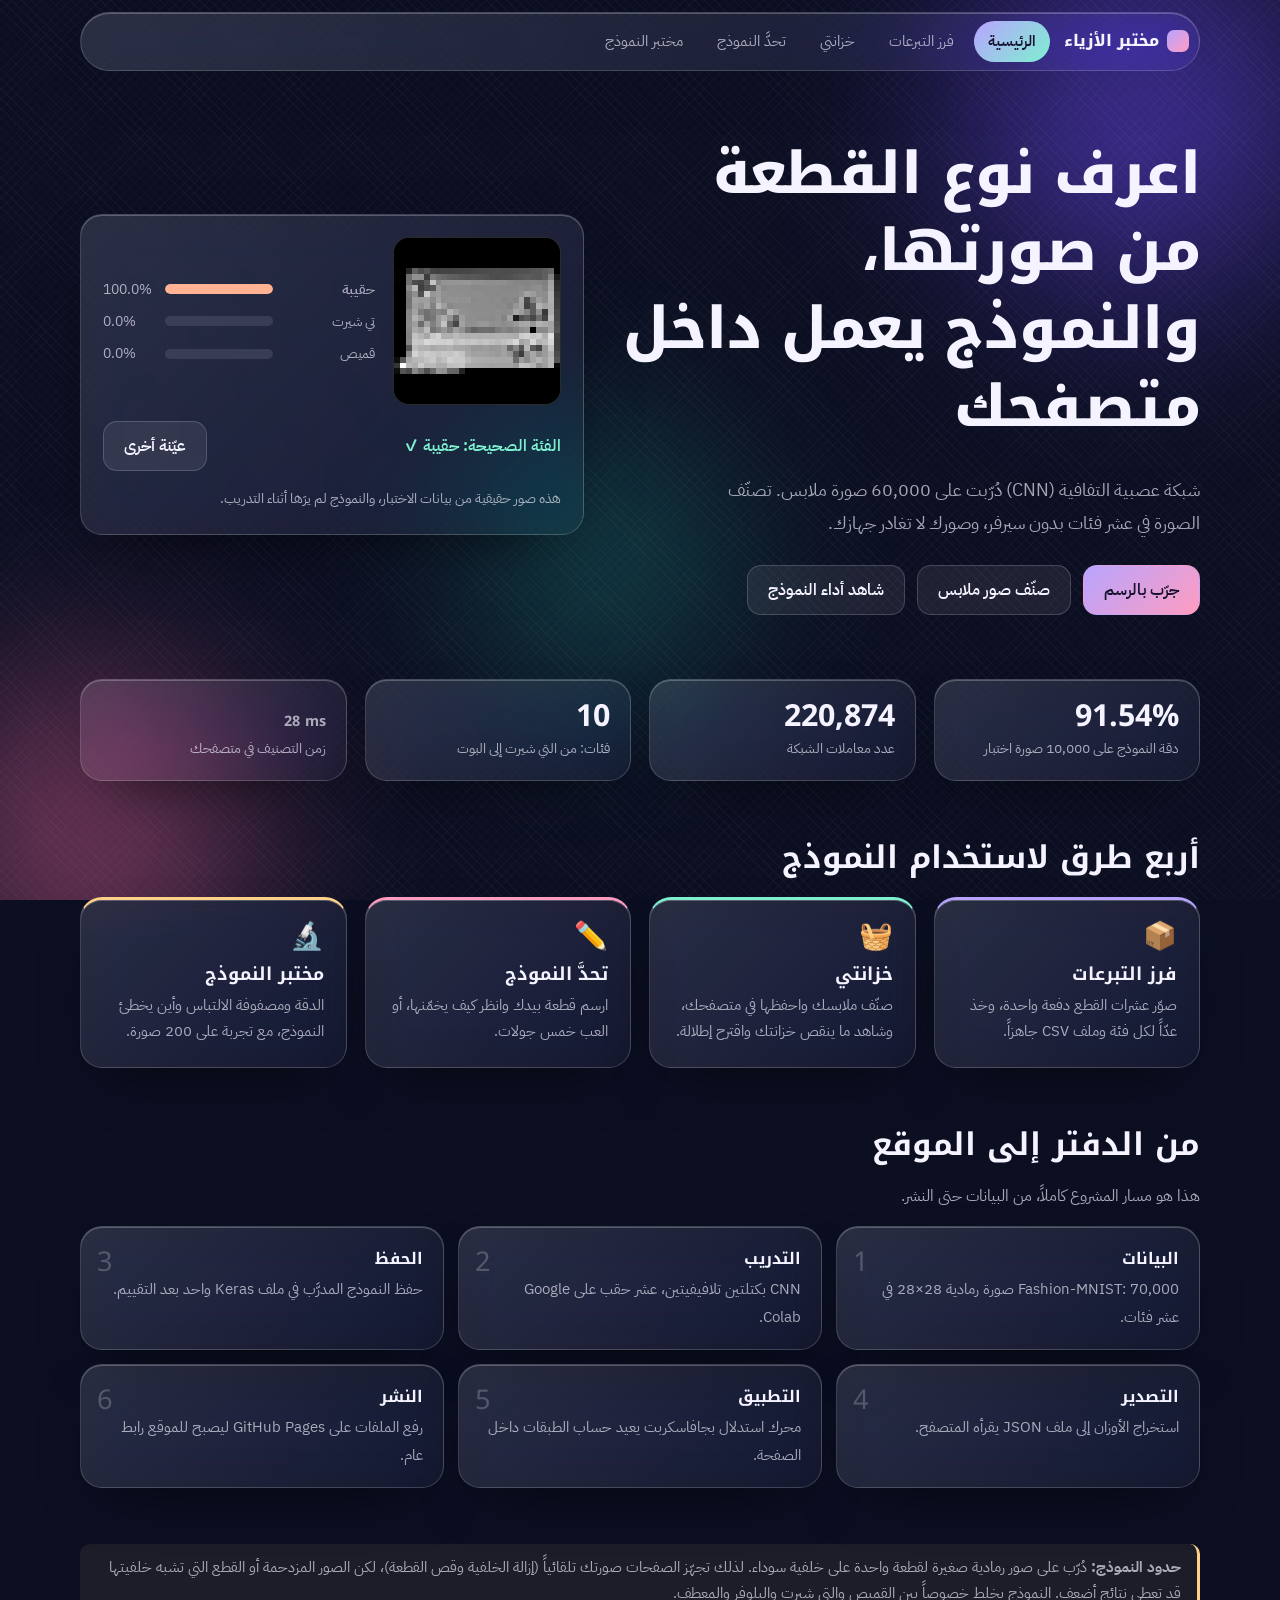
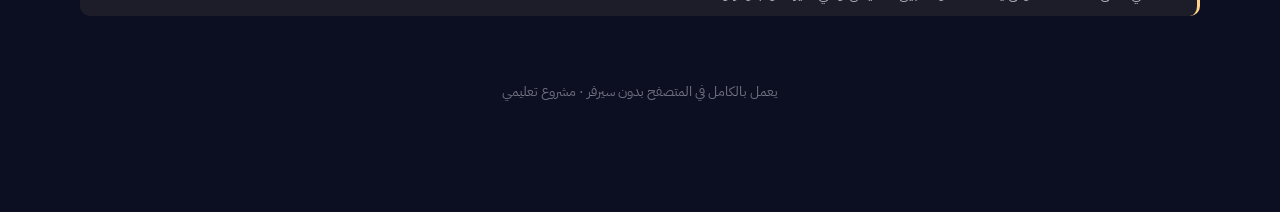
<file: index.html>
<!doctype html>
<html lang="ar" dir="rtl">
<head>
<meta charset="utf-8">
<meta name="viewport" content="width=device-width, initial-scale=1">
<title>مختبر الأزياء — تعرّف على الملابس بالذكاء الاصطناعي</title>
<meta name="description" content="تطبيق ويب يشغّل نموذج CNN مدرَّب على Fashion-MNIST داخل المتصفح لتصنيف الملابس.">
<link rel="preconnect" href="https://fonts.googleapis.com">
<link rel="preconnect" href="https://fonts.gstatic.com" crossorigin>
<link href="https://fonts.googleapis.com/css2?family=IBM+Plex+Sans+Arabic:wght@400;500;600&family=Noto+Kufi+Arabic:wght@600;700;800&display=swap" rel="stylesheet">
<link rel="stylesheet" href="css/style.css">
<style>
  .hero { display: grid; grid-template-columns: 1.15fr 1fr; gap: 36px; align-items: center; padding: 56px 0 8px; }
  .hero p.lead { font-size: 1.15rem; color: var(--mute); max-width: 46ch; }
  .hero .cta { display: flex; flex-wrap: wrap; gap: 12px; margin-top: 26px; }
  .live { padding: 22px; display: grid; gap: 16px; }
  .live .screen { display: grid; grid-template-columns: 168px 1fr; gap: 18px; align-items: center; }
  .live canvas { width: 168px; height: 168px; border-radius: 16px; background: #000; image-rendering: pixelated; border: 1px solid var(--line); }
  .live .meta { display: flex; justify-content: space-between; align-items: center; gap: 10px; flex-wrap: wrap; }
  .verdict { font-weight: 600; }
  .verdict.ok { color: var(--mint); } .verdict.bad { color: var(--bad); }
  .tools a.card { padding: 22px; text-decoration: none; display: grid; gap: 6px; align-content: start; transition: transform .15s, border-color .15s; border-top: 3px solid var(--c); }
  .tools a.card:hover { transform: translateY(-3px); border-color: var(--c); }
  .tools .emoji { font-size: 1.7rem; line-height: 1; }
  .tools h3 { margin: 6px 0 0; }
  .tools p { margin: 0; color: var(--mute); font-size: .95rem; }
  ol.flow { list-style: none; margin: 0; padding: 0; display: grid; grid-template-columns: repeat(3, 1fr); gap: 14px; counter-reset: s; }
  ol.flow li { padding: 18px 20px; counter-increment: s; position: relative; }
  ol.flow li::before { content: counter(s); position: absolute; left: 16px; top: 12px; font-family: var(--font-head); font-size: 1.7rem; color: rgba(255,255,255,.22); }
  ol.flow b { display: block; font-family: var(--font-head); margin-bottom: 2px; }
  ol.flow span { color: var(--mute); font-size: .92rem; }
  @media (max-width: 860px) { .hero { grid-template-columns: 1fr; padding-top: 32px; } ol.flow { grid-template-columns: 1fr 1fr; } }
  @media (max-width: 520px) { ol.flow { grid-template-columns: 1fr; } .live .screen { grid-template-columns: 1fr; justify-items: center; } }
</style>
</head>
<body>
<header id="nav"></header>
<main class="wrap">

  <div class="hero">
    <div>
      <h1>اعرف نوع القطعة من صورتها، والنموذج يعمل داخل متصفحك</h1>
      <p class="lead">شبكة عصبية التفافية (CNN) دُرّبت على 60,000 صورة ملابس. تصنّف الصورة في عشر فئات بدون سيرفر، وصورك لا تغادر جهازك.</p>
      <div class="cta">
        <a class="btn primary" href="challenge.html">جرّب بالرسم</a>
        <a class="btn" href="donate.html">صنّف صور ملابس</a>
        <a class="btn" href="lab.html">شاهد أداء النموذج</a>
      </div>
    </div>

    <div class="live glass" aria-live="polite">
      <div class="screen">
        <canvas id="demoCanvas" width="28" height="28" aria-label="صورة من بيانات الاختبار بحجم 28×28"></canvas>
        <div id="demoBars" class="loading">جارٍ تحميل النموذج…</div>
      </div>
      <div class="meta">
        <span id="demoVerdict" class="verdict"></span>
        <button class="btn" id="demoNext" type="button">عيّنة أخرى</button>
      </div>
      <p class="small muted" style="margin:0" id="demoNote">هذه صور حقيقية من بيانات الاختبار، والنموذج لم يرَها أثناء التدريب.</p>
    </div>
  </div>

  <section>
    <div class="grid g4" id="stats"></div>
  </section>

  <section class="tools">
    <h2>أربع طرق لاستخدام النموذج</h2>
    <div class="grid g4" style="margin-top:18px">
      <a class="card glass" href="donate.html" style="--c:#b8a4ff">
        <span class="emoji">📦</span><h3>فرز التبرعات</h3>
        <p>صوّر عشرات القطع دفعة واحدة، وخذ عدّاً لكل فئة وملف CSV جاهزاً.</p>
      </a>
      <a class="card glass" href="wardrobe.html" style="--c:#7ef0d0">
        <span class="emoji">🧺</span><h3>خزانتي</h3>
        <p>صنّف ملابسك واحفظها في متصفحك، وشاهد ما ينقص خزانتك واقترح إطلالة.</p>
      </a>
      <a class="card glass" href="challenge.html" style="--c:#ff9cc0">
        <span class="emoji">✏️</span><h3>تحدَّ النموذج</h3>
        <p>ارسم قطعة بيدك وانظر كيف يخمّنها، أو العب خمس جولات.</p>
      </a>
      <a class="card glass" href="lab.html" style="--c:#ffd08a">
        <span class="emoji">🔬</span><h3>مختبر النموذج</h3>
        <p>الدقة ومصفوفة الالتباس وأين يخطئ النموذج، مع تجربة على 200 صورة.</p>
      </a>
    </div>
  </section>

  <section>
    <h2>من الدفتر إلى الموقع</h2>
    <p class="muted" style="max-width:62ch">هذا هو مسار المشروع كاملاً، من البيانات حتى النشر.</p>
    <ol class="flow" style="margin-top:16px">
      <li class="glass"><b>البيانات</b><span>Fashion-MNIST: 70,000 صورة رمادية 28×28 في عشر فئات.</span></li>
      <li class="glass"><b>التدريب</b><span>CNN بكتلتين تلافيفيتين، عشر حقب على Google Colab.</span></li>
      <li class="glass"><b>الحفظ</b><span>حفظ النموذج المدرَّب في ملف Keras واحد بعد التقييم.</span></li>
      <li class="glass"><b>التصدير</b><span>استخراج الأوزان إلى ملف JSON يقرأه المتصفح.</span></li>
      <li class="glass"><b>التطبيق</b><span>محرك استدلال بجافاسكربت يعيد حساب الطبقات داخل الصفحة.</span></li>
      <li class="glass"><b>النشر</b><span>رفع الملفات على GitHub Pages ليصبح للموقع رابط عام.</span></li>
    </ol>
  </section>

  <section>
    <div class="note"><b>حدود النموذج:</b> دُرّب على صور رمادية صغيرة لقطعة واحدة على خلفية سوداء. لذلك تجهّز الصفحات صورتك تلقائياً (إزالة الخلفية وقص القطعة)، لكن الصور المزدحمة أو القطع التي تشبه خلفيتها قد تعطي نتائج أضعف. النموذج يخلط خصوصاً بين القميص والتي شيرت والبلوفر والمعطف.</div>
  </section>

  <footer class="foot">يعمل بالكامل في المتصفح بدون سيرفر · مشروع تعليمي</footer>
</main>

<script src="js/engine.js"></script>
<script src="js/common.js"></script>
<script src="js/home.js"></script>
</body>
</html>
</file>
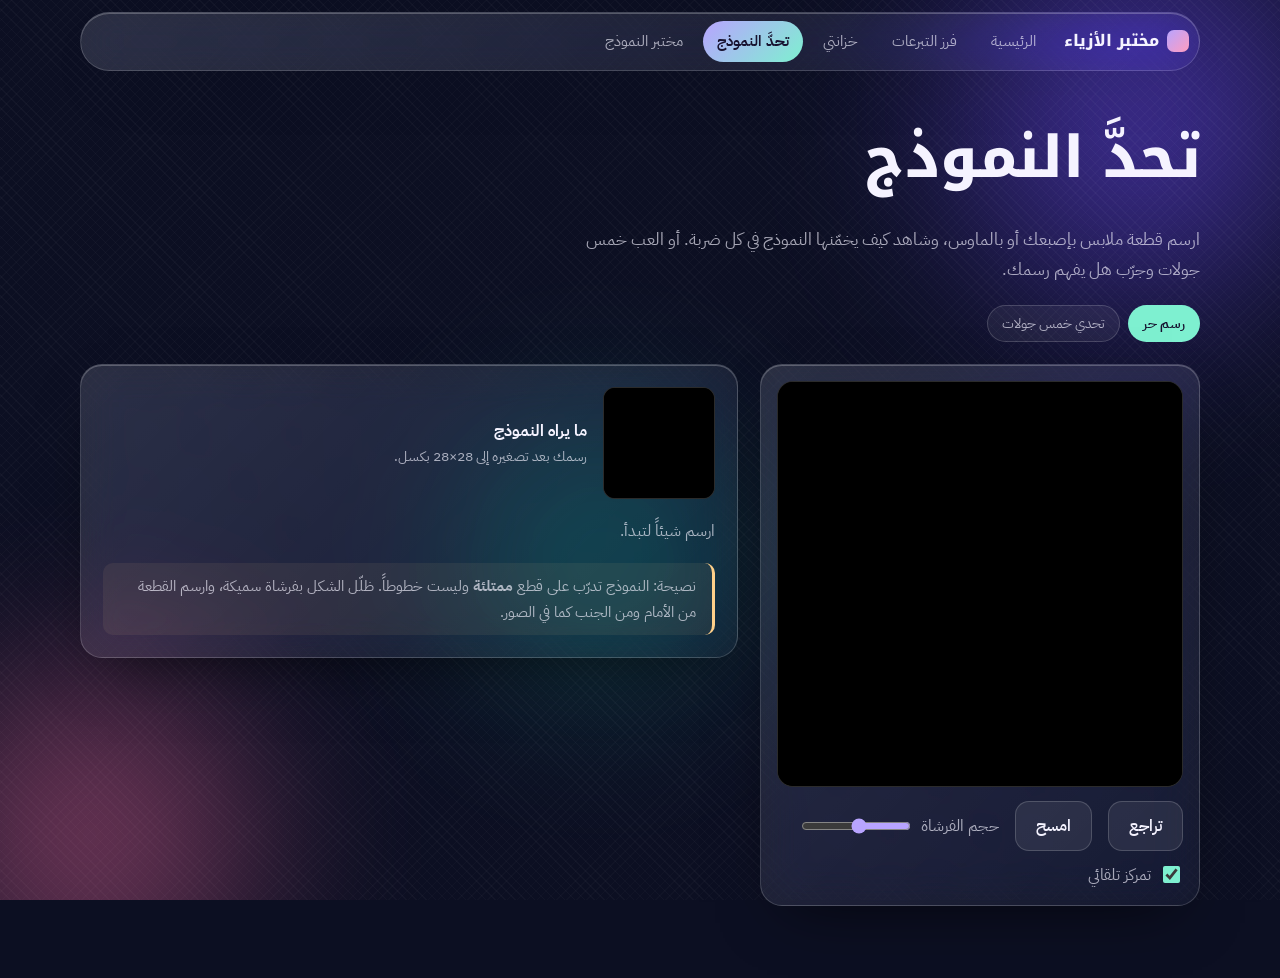
<file: challenge.html>
<!doctype html>
<html lang="ar" dir="rtl">
<head>
<meta charset="utf-8">
<meta name="viewport" content="width=device-width, initial-scale=1">
<title>تحدَّ النموذج — مختبر الأزياء</title>
<link rel="preconnect" href="https://fonts.googleapis.com">
<link rel="preconnect" href="https://fonts.gstatic.com" crossorigin>
<link href="https://fonts.googleapis.com/css2?family=IBM+Plex+Sans+Arabic:wght@400;500;600&family=Noto+Kufi+Arabic:wght@600;700;800&display=swap" rel="stylesheet">
<link rel="stylesheet" href="css/style.css">
<style>
  .stage { display: grid; grid-template-columns: minmax(0, 440px) 1fr; gap: 22px; align-items: start; margin-top: 22px; }
  .board { padding: 16px; }
  #pad { width: 100%; aspect-ratio: 1; display: block; border-radius: 16px; background: #000; touch-action: none; cursor: crosshair; border: 1px solid var(--line); }
  .tools { display: flex; flex-wrap: wrap; gap: 10px 16px; align-items: center; margin-top: 14px; }
  .brain { padding: 22px; display: grid; gap: 18px; }
  .brain .eye { display: grid; grid-template-columns: 112px 1fr; gap: 16px; align-items: center; }
  #eye { width: 112px; height: 112px; image-rendering: pixelated; border-radius: 12px; background: #000; border: 1px solid var(--line); }
  .target { display: flex; align-items: center; gap: 14px; }
  .target .big { font-size: 2.6rem; line-height: 1; }
  .target b { font-family: var(--font-head); font-size: 1.5rem; }
  .rounds { display: flex; gap: 8px; flex-wrap: wrap; }
  .rounds span { padding: 3px 12px; border-radius: 99px; background: rgba(255,255,255,.08); border: 1px solid var(--line); font-size: .88rem; }
  .rounds span.ok { background: rgba(126,240,208,.2); border-color: var(--mint); }
  .rounds span.no { background: rgba(255,138,155,.16); border-color: var(--bad); }
  .rounds span.now { border-color: var(--lilac); }
  .feedback { min-height: 3.2em; }
  .feedback.ok { color: var(--mint); } .feedback.no { color: var(--bad); }
  .score { font-family: var(--font-head); font-size: 2.4rem; }
  @media (max-width: 860px) { .stage { grid-template-columns: 1fr; } }
</style>
</head>
<body>
<header id="nav"></header>
<main class="wrap">
  <div class="page-head">
    <h1>تحدَّ النموذج</h1>
    <p>ارسم قطعة ملابس بإصبعك أو بالماوس، وشاهد كيف يخمّنها النموذج في كل ضربة. أو العب خمس جولات وجرّب هل يفهم رسمك.</p>
  </div>

  <div class="chips" role="group" aria-label="الوضع">
    <button class="chip" type="button" id="mFree" aria-pressed="true">رسم حر</button>
    <button class="chip" type="button" id="mGame" aria-pressed="false">تحدي خمس جولات</button>
  </div>

  <div class="stage">
    <div class="board glass">
      <canvas id="pad" width="448" height="448" aria-label="لوحة الرسم"></canvas>
      <div class="tools">
        <button class="btn" id="undo" type="button">تراجع</button>
        <button class="btn danger" id="clear" type="button">امسح</button>
        <label class="row">حجم الفرشاة <input type="range" id="size" min="14" max="70" value="40" style="width:110px"></label>
        <label class="row"><input type="checkbox" id="center" checked> تمركز تلقائي</label>
      </div>
    </div>

    <div class="brain glass">
      <div id="gameBox" hidden>
        <div class="target"><span class="big" id="tEmoji"></span><div><div class="small muted" id="tRound"></div><b id="tName"></b></div></div>
        <div class="rounds" id="rounds" style="margin-top:12px"></div>
        <p class="feedback" id="feedback" aria-live="polite" style="margin:12px 0 0"></p>
        <div style="display:flex;gap:10px;flex-wrap:wrap">
          <button class="btn primary" id="confirm" type="button">أكّد الرسم</button>
          <button class="btn" id="skip" type="button">تخطَّ الجولة</button>
          <button class="btn" id="next" type="button" hidden>الجولة التالية</button>
        </div>
      </div>
      <div id="endBox" hidden>
        <div class="small muted">نتيجتك</div>
        <div class="score" id="score"></div>
        <p class="muted" id="endMsg"></p>
        <button class="btn primary" id="again" type="button">العب مرة أخرى</button>
      </div>

      <div class="eye">
        <canvas id="eye" width="28" height="28" aria-label="ما يراه النموذج"></canvas>
        <div><b>ما يراه النموذج</b><div class="small muted">رسمك بعد تصغيره إلى 28×28 بكسل.</div></div>
      </div>
      <div id="bars"><span class="muted">ارسم شيئاً لتبدأ.</span></div>
      <div class="note">نصيحة: النموذج تدرّب على قطع <b>ممتلئة</b> وليست خطوطاً. ظلّل الشكل بفرشاة سميكة، وارسم القطعة من الأمام ومن الجنب كما في الصور.</div>
    </div>
  </div>
</main>
<script src="js/engine.js"></script>
<script src="js/common.js"></script>
<script src="js/challenge.js"></script>
</body>
</html>
</file>
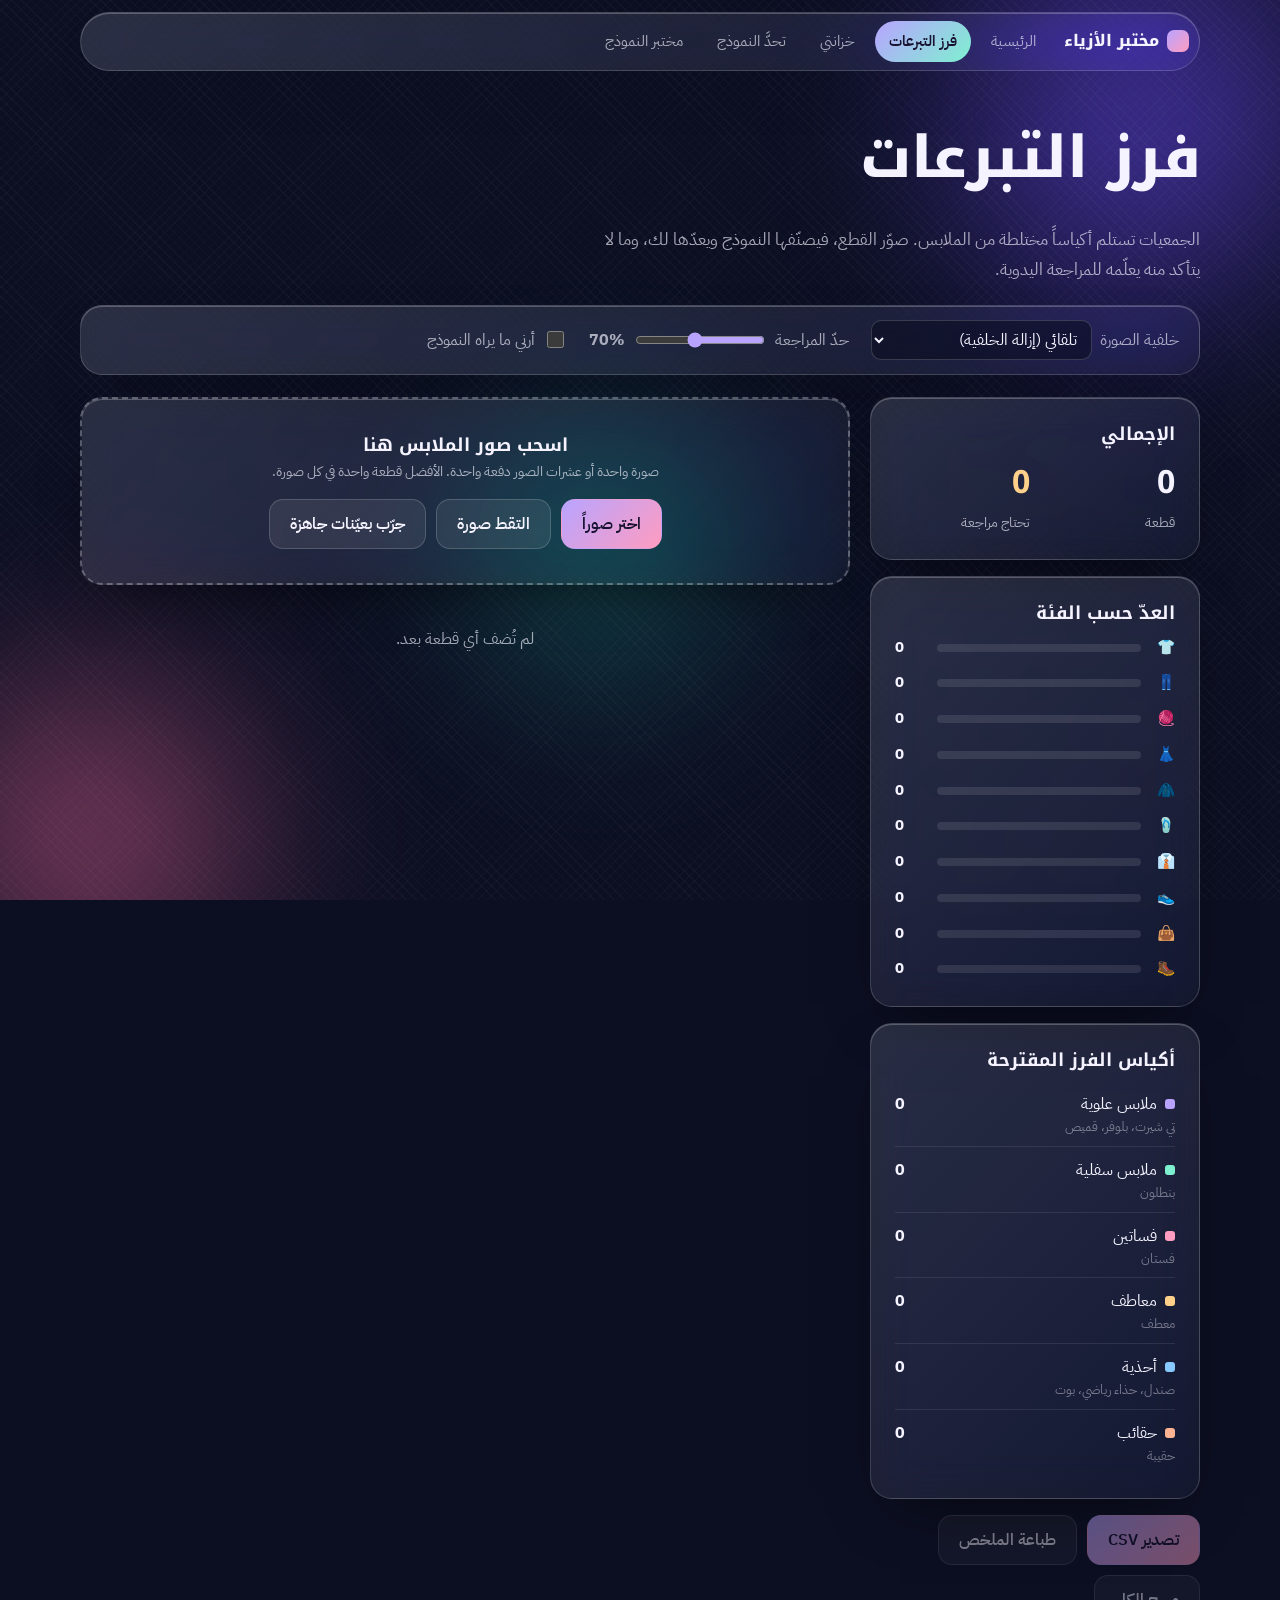
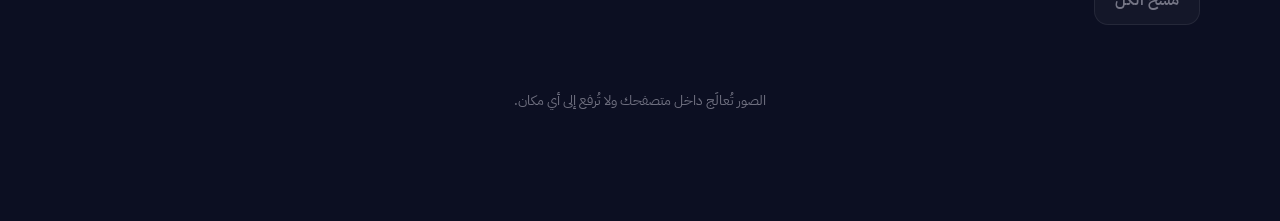
<file: donate.html>
<!doctype html>
<html lang="ar" dir="rtl">
<head>
<meta charset="utf-8">
<meta name="viewport" content="width=device-width, initial-scale=1">
<title>فرز التبرعات — مختبر الأزياء</title>
<link rel="preconnect" href="https://fonts.googleapis.com">
<link rel="preconnect" href="https://fonts.gstatic.com" crossorigin>
<link href="https://fonts.googleapis.com/css2?family=IBM+Plex+Sans+Arabic:wght@400;500;600&family=Noto+Kufi+Arabic:wght@600;700;800&display=swap" rel="stylesheet">
<link rel="stylesheet" href="css/style.css">
<style>
  .layout { display: grid; grid-template-columns: 330px 1fr; gap: 20px; align-items: start; margin-top: 22px; }
  .side { position: sticky; top: 84px; display: grid; gap: 16px; }
  .toolbar { display: flex; flex-wrap: wrap; gap: 14px 22px; align-items: center; padding: 14px 20px; }
  .count-row { display: grid; grid-template-columns: 26px 1fr 34px; gap: 8px; align-items: center; font-size: .92rem; }
  .count-row .track { height: 8px; border-radius: 99px; background: rgba(255,255,255,.1); overflow: hidden; }
  .count-row .fill { height: 100%; border-radius: 99px; }
  .count-row b { text-align: left; direction: ltr; font-variant-numeric: tabular-nums; }
  .bin { display: flex; justify-content: space-between; gap: 10px; padding: 9px 0; border-bottom: 1px solid rgba(255,255,255,.09); }
  .bin:last-child { border: 0; }
  .bin i { display: inline-block; width: 10px; height: 10px; border-radius: 3px; margin-inline-end: 8px; }
  .bin small { display: block; color: var(--faint); line-height: 1.4; }
  .empty { padding: 40px 20px; text-align: center; color: var(--mute); }
  @media (max-width: 900px) { .layout { grid-template-columns: 1fr; } .side { position: static; } }
  @media print {
    .bg, .topbar, .drop, .toolbar, .btn, .item .x, .item select, .toast { display: none !important; }
    body { background: #fff; color: #000; } .glass { background: #fff; border-color: #bbb; box-shadow: none; backdrop-filter: none; }
    .muted, .small { color: #444; }
  }
</style>
</head>
<body>
<header id="nav"></header>
<main class="wrap">
  <div class="page-head">
    <h1>فرز التبرعات</h1>
    <p>الجمعيات تستلم أكياساً مختلطة من الملابس. صوّر القطع، فيصنّفها النموذج ويعدّها لك، وما لا يتأكد منه يعلّمه للمراجعة اليدوية.</p>
  </div>

  <div class="toolbar glass">
    <label class="row">خلفية الصورة
      <select id="mode">
        <option value="auto">تلقائي (إزالة الخلفية)</option>
        <option value="invert">قطعة داكنة على خلفية فاتحة</option>
        <option value="plain">قطعة فاتحة على خلفية سوداء</option>
      </select>
    </label>
    <label class="row">حدّ المراجعة
      <input type="range" id="thr" min="40" max="95" value="70" step="5" style="width:130px">
      <b id="thrVal" dir="ltr">70%</b>
    </label>
    <label class="row"><input type="checkbox" id="showModel"> أرني ما يراه النموذج</label>
  </div>

  <div class="layout">
    <aside class="side">
      <div class="glass pad">
        <h3>الإجمالي</h3>
        <div class="grid g2" style="gap:10px">
          <div><b id="total" style="font-family:var(--font-head);font-size:2rem">0</b><div class="small muted">قطعة</div></div>
          <div><b id="review" style="font-family:var(--font-head);font-size:2rem;color:var(--amber)">0</b><div class="small muted">تحتاج مراجعة</div></div>
        </div>
      </div>
      <div class="glass pad"><h3>العدّ حسب الفئة</h3><div id="counts" class="bars" style="gap:10px"></div></div>
      <div class="glass pad"><h3>أكياس الفرز المقترحة</h3><div id="bins"></div></div>
      <div style="display:flex;flex-wrap:wrap;gap:10px">
        <button class="btn primary" id="csv" type="button" disabled>تصدير CSV</button>
        <button class="btn" id="print" type="button" disabled>طباعة الملخص</button>
        <button class="btn danger" id="clear" type="button" disabled>مسح الكل</button>
      </div>
    </aside>

    <div>
      <div class="drop glass" id="drop">
        <h3>اسحب صور الملابس هنا</h3>
        <p class="muted small" style="margin:0 0 14px">صورة واحدة أو عشرات الصور دفعة واحدة. الأفضل قطعة واحدة في كل صورة.</p>
        <div style="display:flex;gap:10px;justify-content:center;flex-wrap:wrap">
          <label class="btn primary" for="pick" style="cursor:pointer">اختر صوراً</label>
          <label class="btn" for="cam" style="cursor:pointer">التقط صورة</label>
          <button class="btn" id="demo" type="button">جرّب بعيّنات جاهزة</button>
        </div>
        <input type="file" id="pick" accept="image/*" multiple hidden>
        <input type="file" id="cam" accept="image/*" capture="environment" hidden>
      </div>
      <div id="empty" class="empty">لم تُضف أي قطعة بعد.</div>
      <div id="items" class="items" style="margin-top:16px"></div>
    </div>
  </div>
  <footer class="foot">الصور تُعالَج داخل متصفحك ولا تُرفع إلى أي مكان.</footer>
</main>
<script src="js/engine.js"></script>
<script src="js/common.js"></script>
<script src="js/donate.js"></script>
</body>
</html>
</file>
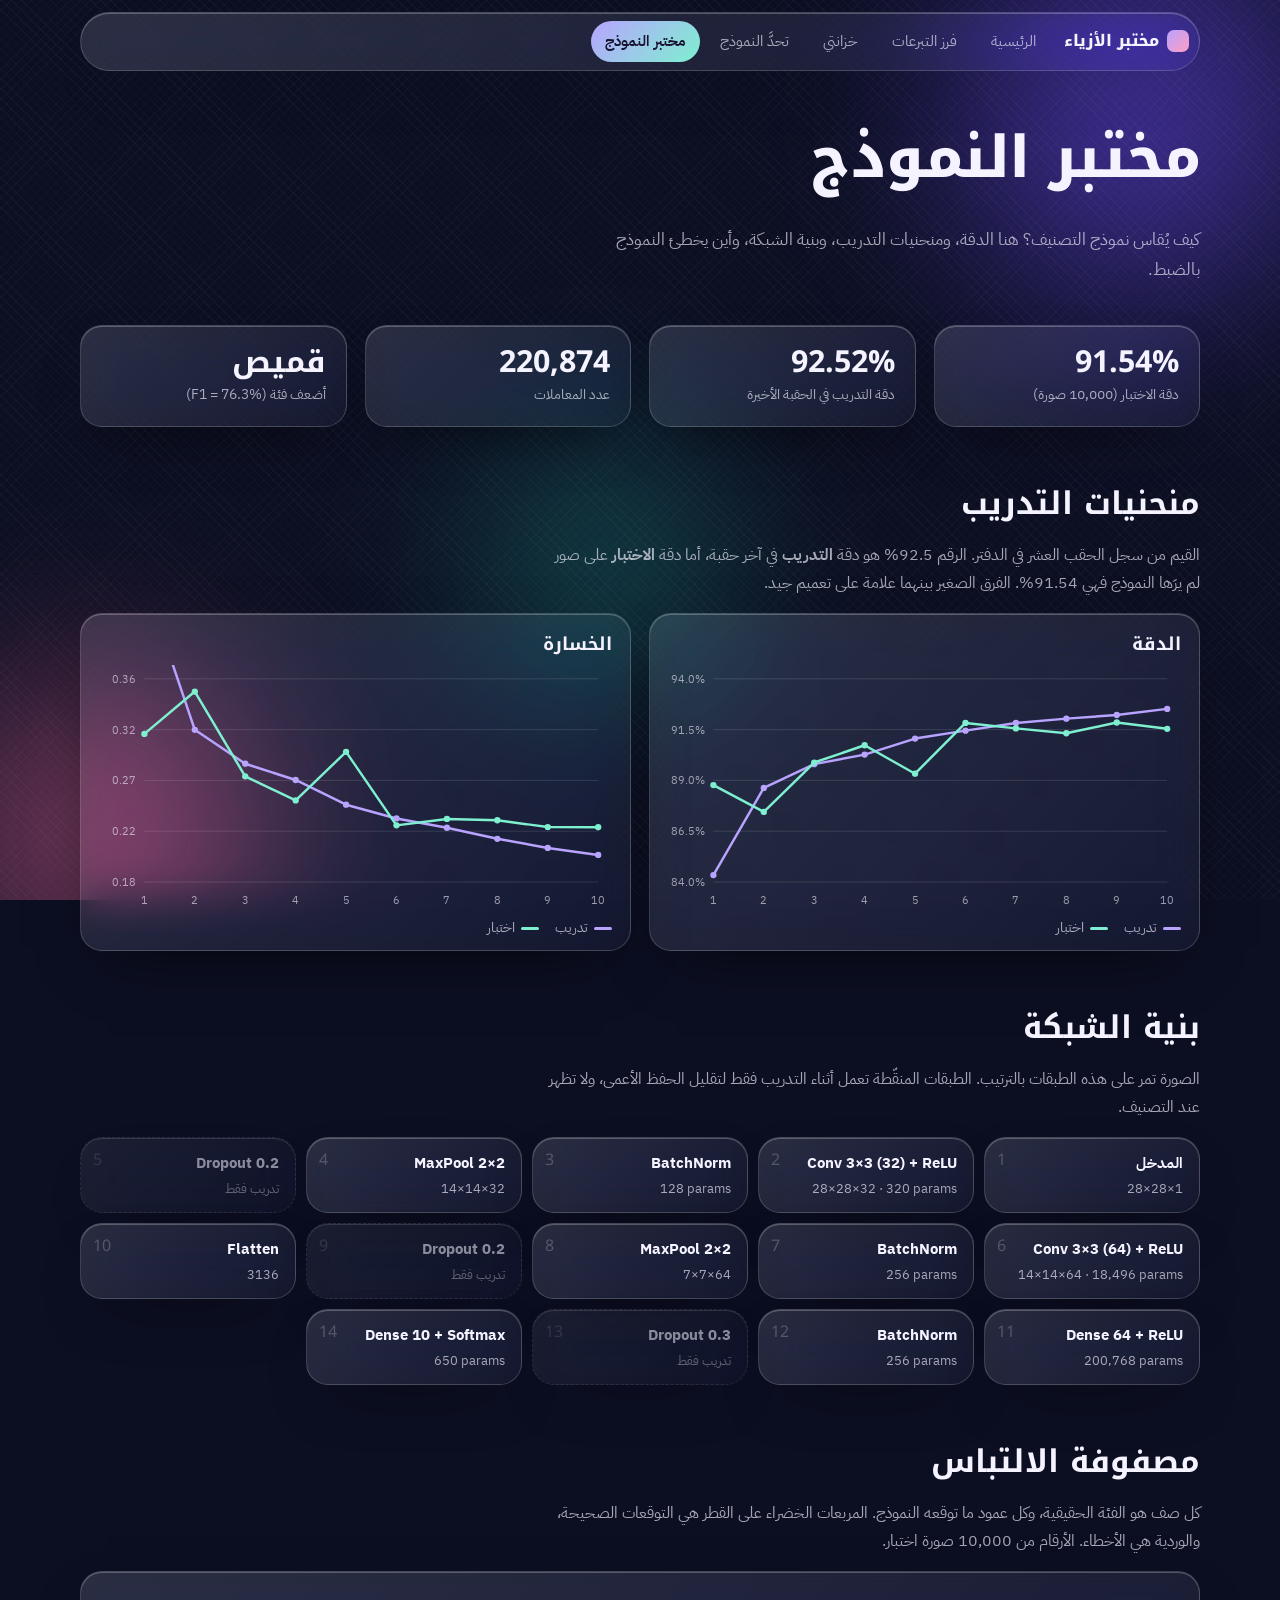
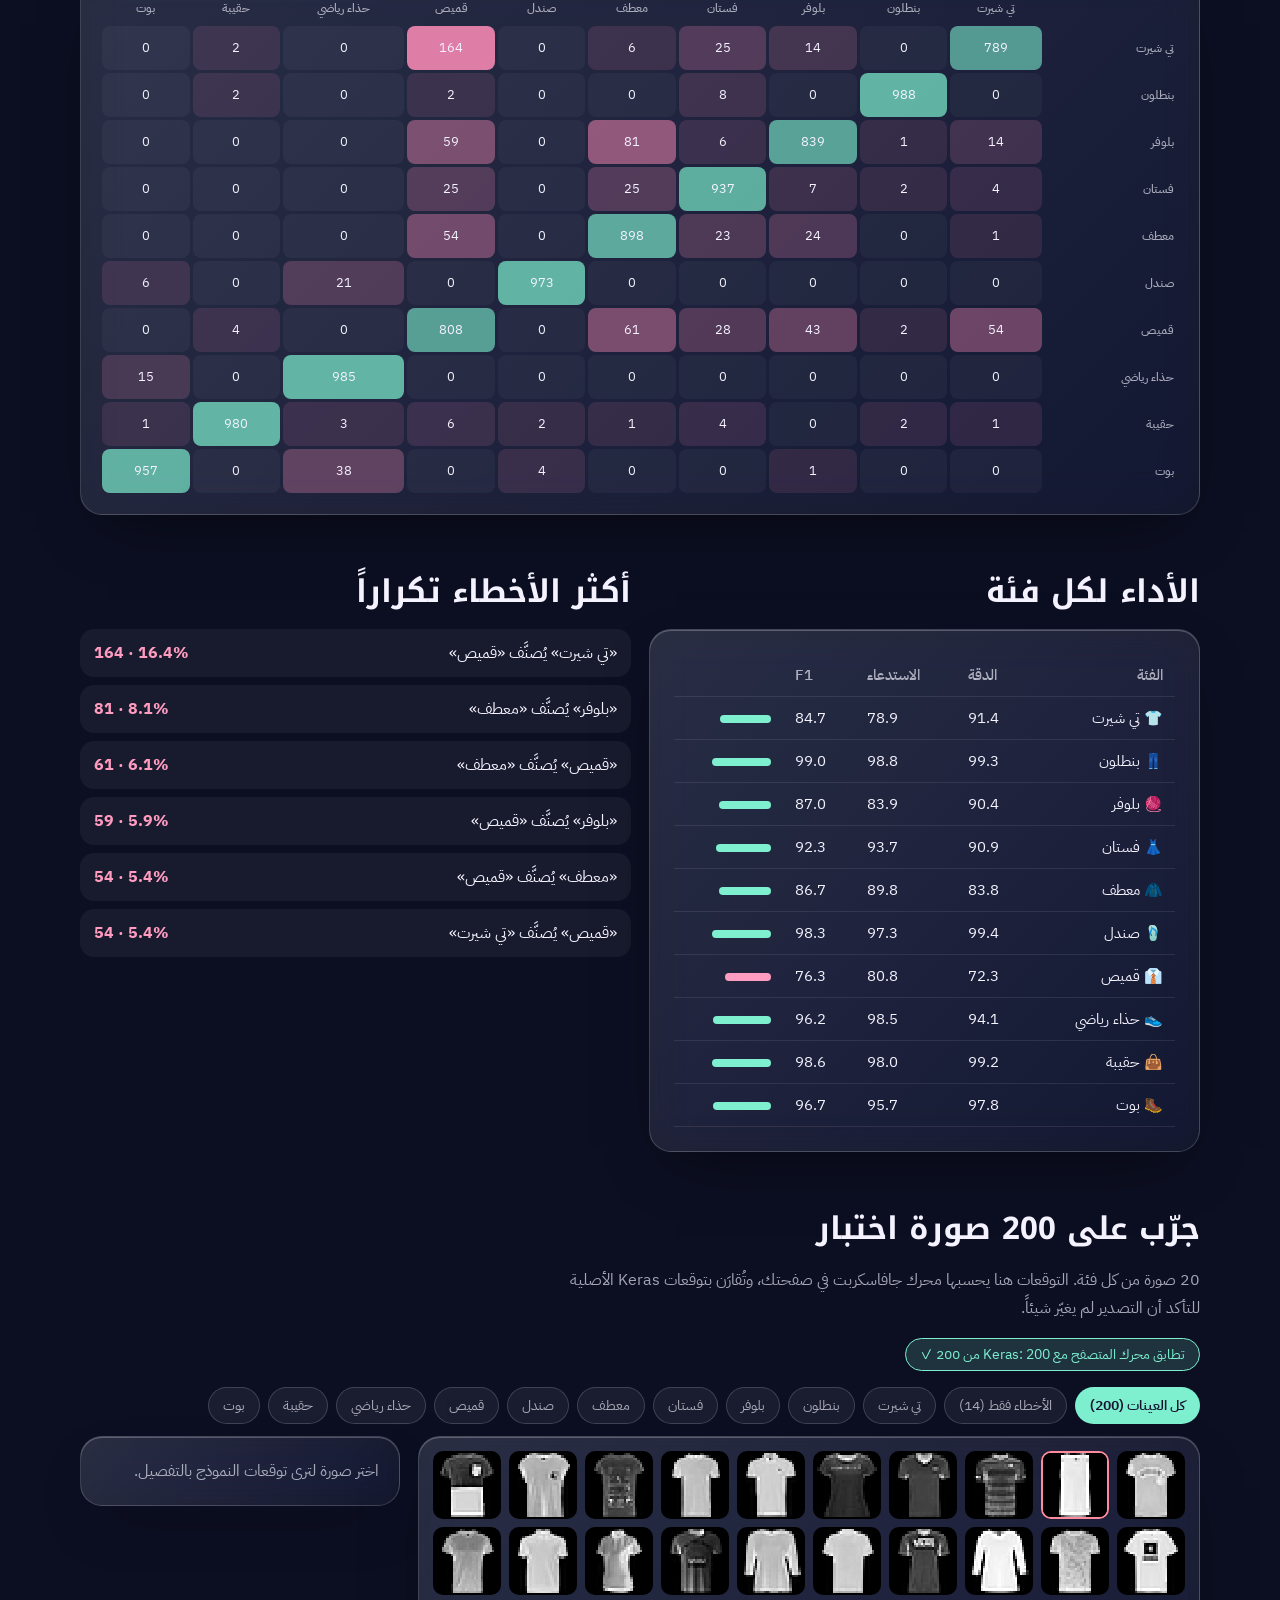
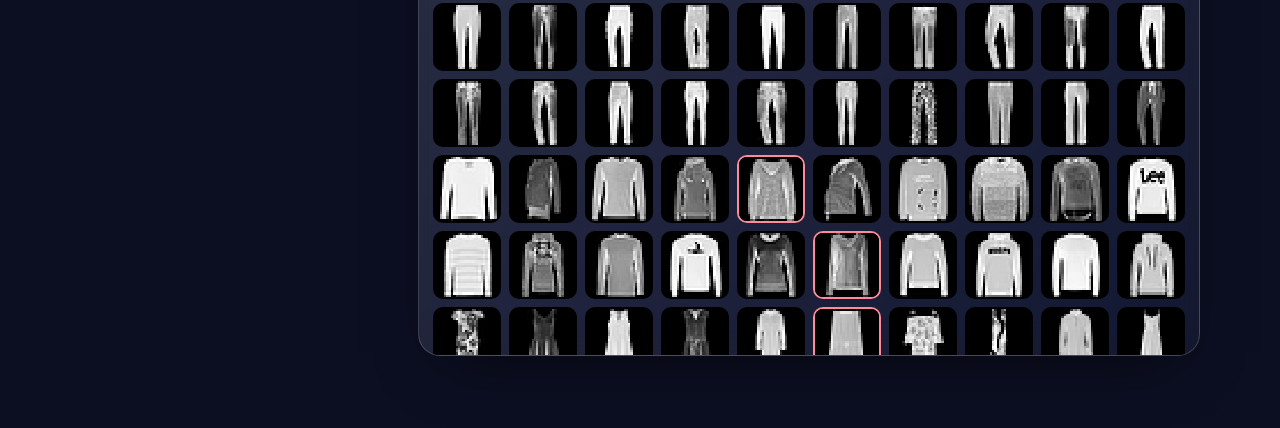
<file: lab.html>
<!doctype html>
<html lang="ar" dir="rtl">
<head>
<meta charset="utf-8">
<meta name="viewport" content="width=device-width, initial-scale=1">
<title>مختبر النموذج — مختبر الأزياء</title>
<link rel="preconnect" href="https://fonts.googleapis.com">
<link rel="preconnect" href="https://fonts.gstatic.com" crossorigin>
<link href="https://fonts.googleapis.com/css2?family=IBM+Plex+Sans+Arabic:wght@400;500;600&family=Noto+Kufi+Arabic:wght@600;700;800&display=swap" rel="stylesheet">
<link rel="stylesheet" href="css/style.css">
<style>
  .chart { padding: 18px 18px 10px; }
  .chart svg { width: 100%; height: auto; display: block; direction: ltr; }
  .legend { display: flex; gap: 16px; font-size: .88rem; color: var(--mute); margin-top: 4px; }
  .legend i { display: inline-block; width: 18px; height: 3px; border-radius: 2px; margin-inline-end: 6px; vertical-align: middle; }
  ol.arch { list-style: none; margin: 0; padding: 0; display: grid; grid-template-columns: repeat(auto-fill, minmax(190px, 1fr)); gap: 10px; counter-reset: a; }
  ol.arch li { padding: 12px 16px; counter-increment: a; position: relative; }
  ol.arch li.skip { opacity: .55; border-style: dashed; }
  ol.arch li b { display: block; font-size: .95rem; }
  ol.arch li span { display: block; color: var(--mute); font-size: .84rem; direction: ltr; text-align: right; }
  ol.arch li::before { content: counter(a); position: absolute; left: 12px; top: 8px; font-family: var(--font-head); color: rgba(255,255,255,.22); }
  .cm-wrap { overflow-x: auto; padding: 18px; }
  table.cm { border-collapse: separate; border-spacing: 3px; min-width: 640px; }
  table.cm th { font-size: .78rem; font-weight: 500; color: var(--mute); padding: 4px; text-align: center; border: 0; white-space: nowrap; }
  table.cm th.rowh { text-align: right; padding-inline-end: 10px; }
  table.cm td { text-align: center; padding: 0; height: 44px; min-width: 44px; border-radius: 8px; border: 0; font-size: .8rem; font-variant-numeric: tabular-nums; }
  .f1bar { display: inline-block; height: 8px; border-radius: 99px; background: var(--mint); vertical-align: middle; }
  .pairs { display: grid; gap: 8px; }
  .pair { display: flex; justify-content: space-between; gap: 12px; padding: 10px 14px; border-radius: 14px; background: rgba(255,255,255,.05); }
  .pair b { direction: ltr; font-variant-numeric: tabular-nums; color: var(--rose); }
  .explorer { display: grid; grid-template-columns: 1fr 320px; gap: 18px; align-items: start; }
  .tiles { display: grid; grid-template-columns: repeat(auto-fill, minmax(66px, 1fr)); gap: 8px; padding: 14px; max-height: 520px; overflow-y: auto; }
  .tiles button { padding: 0; border: 2px solid transparent; border-radius: 10px; background: #000; cursor: pointer; overflow: hidden; line-height: 0; }
  .tiles button canvas { width: 100%; height: auto; image-rendering: pixelated; }
  .tiles button.err { border-color: var(--bad); }
  .tiles button[aria-pressed="true"] { border-color: var(--lilac); box-shadow: 0 0 0 2px rgba(184,164,255,.35); }
  .detail { padding: 20px; position: sticky; top: 84px; display: grid; gap: 14px; }
  .detail canvas { width: 168px; height: 168px; border-radius: 14px; image-rendering: pixelated; background: #000; border: 1px solid var(--line); }
  .badge { display: inline-block; padding: 3px 14px; border-radius: 99px; font-size: .9rem; background: rgba(126,240,208,.16); border: 1px solid var(--mint); color: var(--mint); }
  @media (max-width: 900px) { .explorer { grid-template-columns: 1fr; } .detail { position: static; } }
</style>
</head>
<body>
<header id="nav"></header>
<main class="wrap">
  <div class="page-head">
    <h1>مختبر النموذج</h1>
    <p>كيف يُقاس نموذج التصنيف؟ هنا الدقة، ومنحنيات التدريب، وبنية الشبكة، وأين يخطئ النموذج بالضبط.</p>
  </div>

  <section style="margin-top:20px"><div class="grid g4" id="stats"><div class="loading">جارٍ التحميل…</div></div></section>

  <section>
    <h2>منحنيات التدريب</h2>
    <p class="muted" style="max-width:66ch">القيم من سجل الحقب العشر في الدفتر. الرقم 92.5% هو دقة <b>التدريب</b> في آخر حقبة، أما دقة <b>الاختبار</b> على صور لم يرَها النموذج فهي 91.54%. الفرق الصغير بينهما علامة على تعميم جيد.</p>
    <div class="grid g2" style="margin-top:14px">
      <div class="glass chart"><h3>الدقة</h3><div id="chAcc"></div><div class="legend"><span><i style="background:var(--lilac)"></i>تدريب</span><span><i style="background:var(--mint)"></i>اختبار</span></div></div>
      <div class="glass chart"><h3>الخسارة</h3><div id="chLoss"></div><div class="legend"><span><i style="background:var(--lilac)"></i>تدريب</span><span><i style="background:var(--mint)"></i>اختبار</span></div></div>
    </div>
  </section>

  <section>
    <h2>بنية الشبكة</h2>
    <p class="muted" style="max-width:66ch">الصورة تمر على هذه الطبقات بالترتيب. الطبقات المنقّطة تعمل أثناء التدريب فقط لتقليل الحفظ الأعمى، ولا تظهر عند التصنيف.</p>
    <ol class="arch" id="arch" style="margin-top:14px"></ol>
  </section>

  <section>
    <h2>مصفوفة الالتباس</h2>
    <p class="muted" style="max-width:66ch">كل صف هو الفئة الحقيقية، وكل عمود ما توقعه النموذج. المربعات الخضراء على القطر هي التوقعات الصحيحة، والوردية هي الأخطاء. الأرقام من 10,000 صورة اختبار.</p>
    <div class="glass cm-wrap" style="margin-top:14px"><table class="cm" id="cm"></table></div>
  </section>

  <section>
    <div class="grid g2" style="align-items:start">
      <div>
        <h2>الأداء لكل فئة</h2>
        <div class="glass pad table-wrap"><table id="perClass"></table></div>
      </div>
      <div>
        <h2>أكثر الأخطاء تكراراً</h2>
        <div class="pairs" id="pairs"></div>
      </div>
    </div>
  </section>

  <section>
    <h2>جرّب على 200 صورة اختبار</h2>
    <p class="muted" style="max-width:66ch">20 صورة من كل فئة. التوقعات هنا يحسبها محرك جافاسكربت في صفحتك، وتُقارَن بتوقعات Keras الأصلية للتأكد أن التصدير لم يغيّر شيئاً.</p>
    <p><span class="badge" id="selfcheck">جارٍ الفحص…</span></p>
    <div class="chips" id="exFilters" style="margin-bottom:12px"></div>
    <div class="explorer">
      <div class="glass tiles" id="tiles"></div>
      <div class="glass detail" id="detail"><span class="muted">اختر صورة لترى توقعات النموذج بالتفصيل.</span></div>
    </div>
  </section>
</main>
<script src="js/engine.js"></script>
<script src="js/common.js"></script>
<script src="js/lab.js"></script>
</body>
</html>
</file>
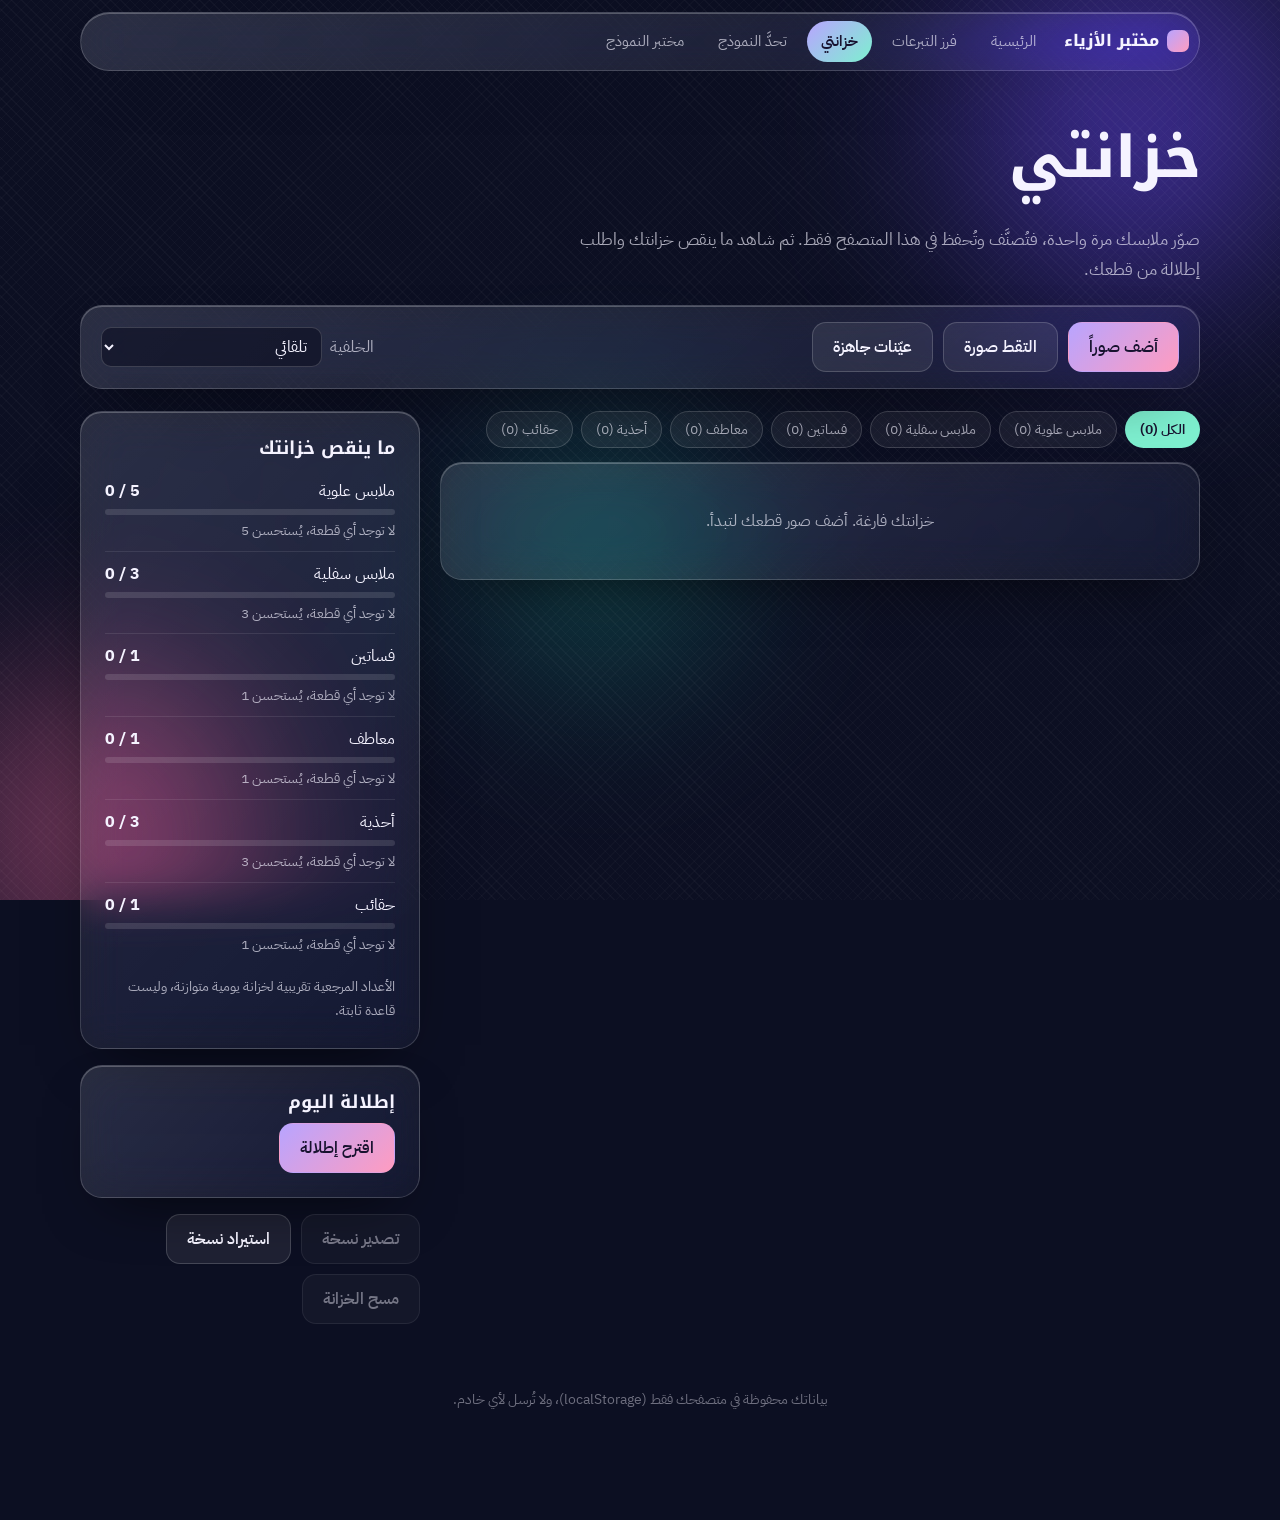
<file: wardrobe.html>
<!doctype html>
<html lang="ar" dir="rtl">
<head>
<meta charset="utf-8">
<meta name="viewport" content="width=device-width, initial-scale=1">
<title>خزانتي — مختبر الأزياء</title>
<link rel="preconnect" href="https://fonts.googleapis.com">
<link rel="preconnect" href="https://fonts.gstatic.com" crossorigin>
<link href="https://fonts.googleapis.com/css2?family=IBM+Plex+Sans+Arabic:wght@400;500;600&family=Noto+Kufi+Arabic:wght@600;700;800&display=swap" rel="stylesheet">
<link rel="stylesheet" href="css/style.css">
<style>
  .layout { display: grid; grid-template-columns: 1fr 340px; gap: 20px; align-items: start; margin-top: 22px; }
  .side { position: sticky; top: 84px; display: grid; gap: 16px; }
  .addbar { display: flex; flex-wrap: wrap; gap: 10px; align-items: center; padding: 16px 20px; }
  .addbar .grow { flex: 1; }
  .need { display: grid; gap: 4px; padding: 8px 0; border-bottom: 1px solid rgba(255,255,255,.09); }
  .need:last-child { border: 0; }
  .need .top { display: flex; justify-content: space-between; gap: 8px; }
  .need .top b { direction: ltr; font-variant-numeric: tabular-nums; }
  .need .msg { font-size: .85rem; color: var(--mute); }
  .look { display: grid; grid-template-columns: repeat(auto-fit, minmax(72px, 1fr)); gap: 8px; margin-top: 12px; }
  .look figure { margin: 0; text-align: center; font-size: .78rem; color: var(--mute); }
  .look img { width: 100%; aspect-ratio: 1; object-fit: cover; border-radius: 12px; border: 1px solid var(--line); display: block; margin-bottom: 3px; }
  .empty { padding: 44px 20px; text-align: center; color: var(--mute); }
  @media (max-width: 960px) { .layout { grid-template-columns: 1fr; } .side { position: static; } }
</style>
</head>
<body>
<header id="nav"></header>
<main class="wrap">
  <div class="page-head">
    <h1>خزانتي</h1>
    <p>صوّر ملابسك مرة واحدة، فتُصنَّف وتُحفظ في هذا المتصفح فقط. ثم شاهد ما ينقص خزانتك واطلب إطلالة من قطعك.</p>
  </div>

  <div class="addbar glass">
    <label class="btn primary" for="pick" style="cursor:pointer">أضف صوراً</label>
    <label class="btn" for="cam" style="cursor:pointer">التقط صورة</label>
    <button class="btn" id="demo" type="button">عيّنات جاهزة</button>
    <span class="grow"></span>
    <label class="row">الخلفية
      <select id="mode">
        <option value="auto">تلقائي</option>
        <option value="invert">قطعة داكنة على خلفية فاتحة</option>
        <option value="plain">قطعة فاتحة على خلفية سوداء</option>
      </select>
    </label>
    <input type="file" id="pick" accept="image/*" multiple hidden>
    <input type="file" id="cam" accept="image/*" capture="environment" hidden>
  </div>

  <div class="layout">
    <div>
      <div class="chips" id="filters" role="group" aria-label="تصفية حسب المجموعة"></div>
      <div id="empty" class="empty glass" style="margin-top:14px">خزانتك فارغة. أضف صور قطعك لتبدأ.</div>
      <div id="items" class="items" style="margin-top:14px"></div>
    </div>

    <aside class="side">
      <div class="glass pad">
        <h3>ما ينقص خزانتك</h3>
        <div id="needs"></div>
        <p class="small muted" style="margin:10px 0 0">الأعداد المرجعية تقريبية لخزانة يومية متوازنة، وليست قاعدة ثابتة.</p>
      </div>
      <div class="glass pad">
        <h3>إطلالة اليوم</h3>
        <button class="btn primary" id="outfit" type="button">اقترح إطلالة</button>
        <div id="look" aria-live="polite"></div>
      </div>
      <div style="display:flex;flex-wrap:wrap;gap:10px">
        <button class="btn" id="export" type="button" disabled>تصدير نسخة</button>
        <label class="btn" for="import" style="cursor:pointer">استيراد نسخة</label>
        <input type="file" id="import" accept="application/json" hidden>
        <button class="btn danger" id="clear" type="button" disabled>مسح الخزانة</button>
      </div>
    </aside>
  </div>
  <footer class="foot">بياناتك محفوظة في متصفحك فقط (localStorage)، ولا تُرسل لأي خادم.</footer>
</main>
<script src="js/engine.js"></script>
<script src="js/common.js"></script>
<script src="js/wardrobe.js"></script>
</body>
</html>
</file>
<file: css/style.css>
/* مختبر الأزياء — تصميم زجاجي (glassmorphism) على خلفية نسيج داكن */
:root {
  --bg: #0c0f22;
  --ink: #f5f3ff;
  --mute: rgba(245, 243, 255, .66);
  --faint: rgba(245, 243, 255, .42);
  --glass-a: rgba(255, 255, 255, .13);
  --glass-b: rgba(255, 255, 255, .04);
  --line: rgba(255, 255, 255, .17);
  --lilac: #b8a4ff;
  --mint: #7ef0d0;
  --rose: #ff9cc0;
  --amber: #ffd08a;
  --sky: #86c8ff;
  --peach: #ffb392;
  --bad: #ff8a9b;
  --radius: 22px;
  --font-head: "Noto Kufi Arabic", "Segoe UI", Tahoma, sans-serif;
  --font-body: "IBM Plex Sans Arabic", "Segoe UI", Tahoma, sans-serif;
}

* { box-sizing: border-box; }
html { color-scheme: dark; }
body {
  margin: 0;
  min-height: 100vh;
  font-family: var(--font-body);
  font-size: 16px;
  line-height: 1.75;
  color: var(--ink);
  background: var(--bg);
  overflow-x: hidden;
}

/* خلفية: كتل لونية ضبابية + خيوط نسيج خفيفة */
.bg { position: fixed; inset: 0; z-index: -1; overflow: hidden; background: var(--bg); }
.bg::before, .bg::after, .bg i {
  content: ""; position: absolute; border-radius: 50%; filter: blur(70px); opacity: .62;
}
.bg::before { width: 46vmax; height: 46vmax; right: -12vmax; top: -14vmax; background: radial-gradient(circle, #6f4cff 0%, transparent 68%); }
.bg::after  { width: 42vmax; height: 42vmax; left: -14vmax; bottom: -16vmax; background: radial-gradient(circle, #ff6fa5 0%, transparent 66%); opacity: .5; }
.bg i       { width: 34vmax; height: 34vmax; left: 30%; top: 38%; background: radial-gradient(circle, #1fd1b0 0%, transparent 66%); opacity: .3; }
.bg b {
  position: absolute; inset: 0;
  background: repeating-linear-gradient(45deg, rgba(255,255,255,.028) 0 1px, transparent 1px 7px),
              repeating-linear-gradient(-45deg, rgba(255,255,255,.02) 0 1px, transparent 1px 7px);
}

a { color: inherit; }
h1, h2, h3 { font-family: var(--font-head); line-height: 1.35; margin: 0 0 .5em; font-weight: 700; }
h1 { font-size: clamp(2rem, 5.2vw, 3.6rem); font-weight: 800; letter-spacing: -.01em; }
h2 { font-size: clamp(1.4rem, 3vw, 1.95rem); }
h3 { font-size: 1.12rem; }
p { margin: 0 0 1em; }
.muted { color: var(--mute); }
.small { font-size: .88rem; }

.wrap { width: min(1120px, 100% - 32px); margin-inline: auto; }
main { padding: 8px 0 72px; }
section { margin-top: 56px; }

/* الزجاج */
.glass {
  background: linear-gradient(135deg, var(--glass-a), var(--glass-b));
  border: 1px solid var(--line);
  border-radius: var(--radius);
  box-shadow: inset 0 1px 0 rgba(255,255,255,.24), 0 24px 60px -28px rgba(0,0,0,.7);
  -webkit-backdrop-filter: blur(22px) saturate(1.5);
  backdrop-filter: blur(22px) saturate(1.5);
}
@supports not ((backdrop-filter: blur(1px)) or (-webkit-backdrop-filter: blur(1px))) {
  .glass { background: rgba(32, 30, 64, .92); }
}
.pad { padding: 24px; }

/* الشريط العلوي */
.topbar { position: sticky; top: 12px; z-index: 20; margin: 12px auto 0; width: min(1120px, 100% - 24px); }
.nav {
  display: flex; align-items: center; gap: 6px; padding: 8px 10px 8px 14px;
  border-radius: 999px; overflow-x: auto; scrollbar-width: none;
}
.nav::-webkit-scrollbar { display: none; }
.brand { font-family: var(--font-head); font-weight: 800; white-space: nowrap; margin-inline-end: 8px; text-decoration: none; display: flex; align-items: center; gap: 8px; }
.brand span.dot { width: 22px; height: 22px; border-radius: 7px; background: linear-gradient(135deg, var(--lilac), var(--rose)); display: inline-block; }
.nav a.link { padding: 7px 14px; border-radius: 999px; text-decoration: none; color: var(--mute); white-space: nowrap; font-size: .95rem; transition: background .15s, color .15s; }
.nav a.link:hover { color: var(--ink); background: rgba(255,255,255,.08); }
.nav a.link[aria-current="page"] { color: #17122f; background: linear-gradient(135deg, var(--lilac), var(--mint)); font-weight: 600; }

/* الأزرار */
.btn {
  font: inherit; font-weight: 600; color: var(--ink); cursor: pointer;
  padding: 10px 20px; border-radius: 14px; border: 1px solid var(--line);
  background: rgba(255,255,255,.08); text-decoration: none; display: inline-flex; align-items: center; gap: 8px;
  transition: transform .12s, background .15s, border-color .15s;
}
.btn:hover { background: rgba(255,255,255,.15); border-color: rgba(255,255,255,.3); }
.btn:active { transform: translateY(1px); }
.btn.primary { color: #17122f; border-color: transparent; background: linear-gradient(135deg, var(--lilac), var(--rose)); }
.btn.primary:hover { filter: brightness(1.08); }
.btn.danger:hover { border-color: var(--bad); color: var(--bad); }
.btn:disabled { opacity: .45; cursor: not-allowed; }
:focus-visible { outline: 2px solid var(--mint); outline-offset: 3px; }

.chips { display: flex; flex-wrap: wrap; gap: 8px; }
.chip {
  font: inherit; font-size: .9rem; color: var(--mute); cursor: pointer; padding: 5px 14px; border-radius: 999px;
  background: rgba(255,255,255,.06); border: 1px solid var(--line);
}
.chip[aria-pressed="true"] { color: #17122f; background: var(--mint); border-color: transparent; font-weight: 600; }

select, input[type="text"] {
  font: inherit; color: var(--ink); background: rgba(10, 12, 30, .55); border: 1px solid var(--line);
  border-radius: 10px; padding: 6px 10px;
}
select option { background: #1a1740; color: var(--ink); }
input[type="range"] { accent-color: var(--lilac); }
input[type="checkbox"] { accent-color: var(--mint); width: 17px; height: 17px; vertical-align: -3px; }
label.row { display: inline-flex; align-items: center; gap: 8px; color: var(--mute); }

/* الشبكات */
.grid { display: grid; gap: 18px; }
.g2 { grid-template-columns: repeat(2, 1fr); }
.g3 { grid-template-columns: repeat(3, 1fr); }
.g4 { grid-template-columns: repeat(4, 1fr); }
@media (max-width: 860px) { .g4 { grid-template-columns: repeat(2, 1fr); } .g3 { grid-template-columns: 1fr 1fr; } }
@media (max-width: 600px) { .g2, .g3, .g4 { grid-template-columns: 1fr; } }

.page-head { padding: 40px 0 4px; }
.page-head p { max-width: 62ch; color: var(--mute); font-size: 1.05rem; }

/* بطاقات المقاييس */
.stat { padding: 18px 20px; }
.stat b { display: block; font-family: var(--font-head); font-size: 1.9rem; line-height: 1.2; }
.stat span { color: var(--mute); font-size: .9rem; }

/* أشرطة الاحتمالات */
.bars { display: grid; gap: 7px; }
.bar { display: grid; grid-template-columns: 92px 1fr 52px; gap: 10px; align-items: center; font-size: .9rem; }
.bar .track { height: 10px; border-radius: 99px; background: rgba(255,255,255,.1); overflow: hidden; }
.bar .fill { height: 100%; border-radius: 99px; width: 0; transition: width .25s ease; }
.bar .pct { color: var(--mute); text-align: left; direction: ltr; font-variant-numeric: tabular-nums; }
.bar.top .lbl { font-weight: 600; }

/* منطقة الإفلات */
.drop {
  border: 2px dashed rgba(255,255,255,.28); border-radius: var(--radius); padding: 34px 20px; text-align: center;
  transition: border-color .15s, background .15s;
}
.drop.over { border-color: var(--mint); background: rgba(126,240,208,.08); }
.drop h3 { margin-bottom: .2em; }

/* بطاقات القطع */
.items { display: grid; grid-template-columns: repeat(auto-fill, minmax(190px, 1fr)); gap: 14px; }
.item { padding: 12px; display: grid; gap: 8px; position: relative; }
.item .ph { aspect-ratio: 1; border-radius: 14px; overflow: hidden; background: rgba(0,0,0,.3); position: relative; }
.item .ph img, .item .ph canvas { width: 100%; height: 100%; object-fit: cover; display: block; }
.item .ph canvas { image-rendering: pixelated; }
.item .x { position: absolute; top: 8px; left: 8px; width: 28px; height: 28px; border-radius: 50%; border: 1px solid var(--line); background: rgba(10,12,30,.7); color: var(--ink); cursor: pointer; line-height: 1; }
.item .x:hover { color: var(--bad); border-color: var(--bad); }
.item select { width: 100%; }
.conf { height: 6px; border-radius: 99px; background: rgba(255,255,255,.12); overflow: hidden; }
.conf i { display: block; height: 100%; border-radius: 99px; }
.flag { font-size: .8rem; color: var(--amber); }
.tag { font-size: .78rem; padding: 1px 9px; border-radius: 99px; background: rgba(255,255,255,.1); color: var(--mute); }

/* جداول */
.table-wrap { overflow-x: auto; }
table { border-collapse: collapse; width: 100%; font-size: .93rem; }
th, td { padding: 8px 12px; text-align: right; border-bottom: 1px solid rgba(255,255,255,.09); }
th { color: var(--mute); font-weight: 500; }
td.num, th.num { text-align: left; direction: ltr; font-variant-numeric: tabular-nums; }

/* إشعار */
.toast {
  position: fixed; bottom: 22px; left: 50%; transform: translate(-50%, 20px); opacity: 0; pointer-events: none;
  padding: 10px 20px; border-radius: 14px; z-index: 50; transition: opacity .2s, transform .2s;
}
.toast.show { opacity: 1; transform: translate(-50%, 0); }

.loading { color: var(--mute); padding: 12px 0; }
.note { border-inline-start: 3px solid var(--amber); padding: 10px 16px; border-radius: 10px; background: rgba(255,208,138,.07); color: var(--mute); font-size: .93rem; }

footer.foot { margin-top: 64px; padding-bottom: 36px; text-align: center; color: var(--faint); font-size: .86rem; }

@media (prefers-reduced-motion: reduce) { * { transition: none !important; animation: none !important; } }

[hidden] { display: none !important; }
</file>
